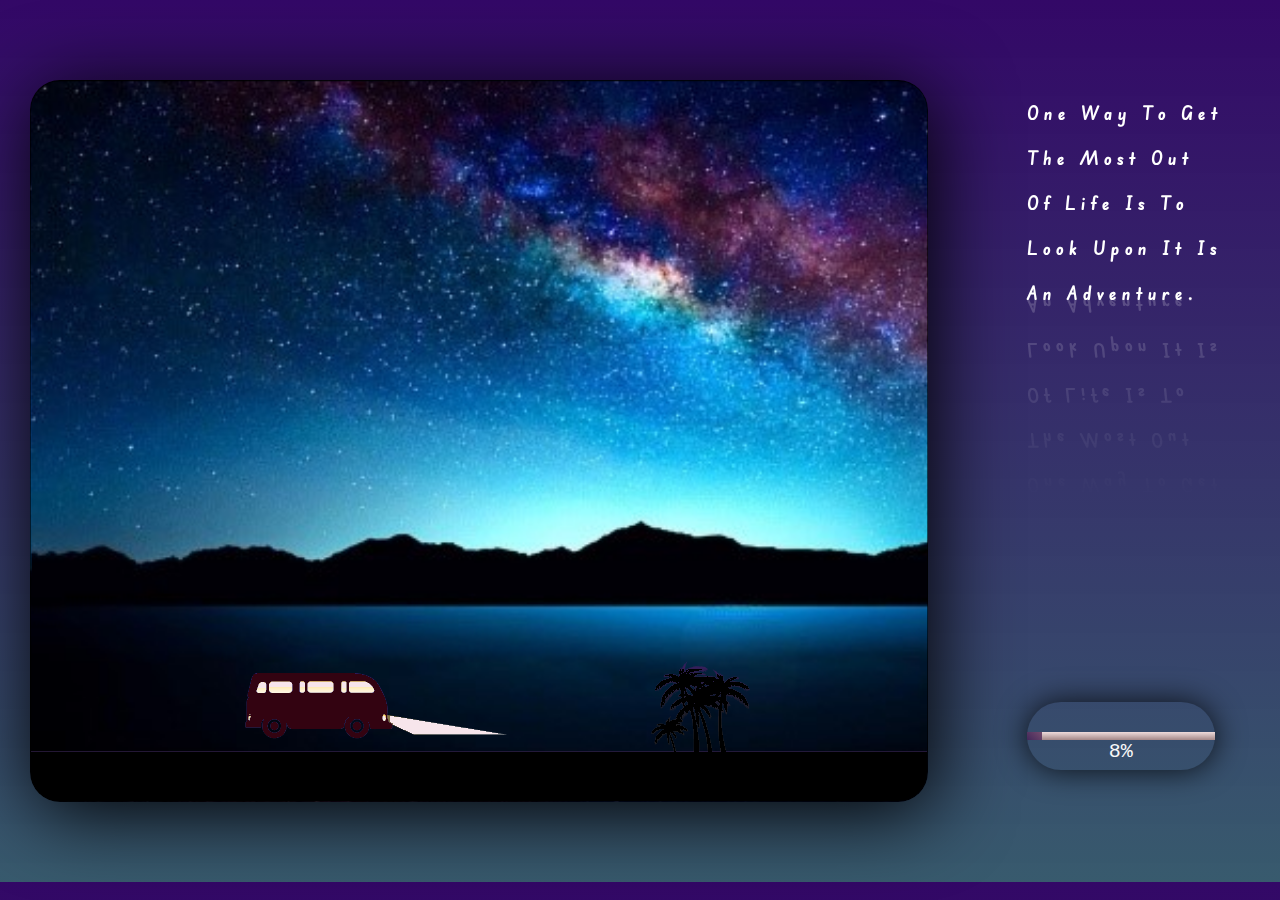
<file: trip/htmls/index.html>
<!DOCTYPE html>
<html lang="en">

<head>
   <meta charset="UTF-8">
   <meta name="viewpoint" content="width=device-width, initial-scale=1.0">
   <meta http-equiv="X-UA-Compatible" content="ie-edge">
   <title>Let's Trip</title>
   <link rel="icon" type="image/png" href="../images/logo-1.png">
   <link rel="stylesheet" href="../css/first-Stylr.css">
   <link rel="stylesheet" href="https://cdnjs.cloudflare.com/ajax/libs/font-awesome/5.12.1/css/all.min.css">

</head>

<body onload="frames">

   <div class="night">
      <div class="surface">
      </div>
      <div class="car">
         <img src="../images/Img_06.png">
      </div>

   </div>
   <div class="statment">
      <div class="wavy">
         <span style="--i:1;">O</span>
         <span style="--i:2;">n</span>
         <span style="--i:3;">e</span>
         <span style="--i:4;">&nbsp;</span>
         <span style="--i:5;">W</span>
         <span style="--i:6;">a</span>
         <span style="--i:7;">y</span>
         <span style="--i:8;">&nbsp;</span>
         <span style="--i:9;">T</span>
         <span style="--i:10;">o</span>
         <span style="--i:11;">&nbsp;</span>
         <span style="--i:12;">G</span>
         <span style="--i:13;">e</span>
         <span style="--i:14;">t</span>
         <span style="--i:15;">&nbsp;</span><br><br>
         <span style="--i:16;">T</span>
         <span style="--i:17;">h</span>
         <span style="--i:18;">e</span>
         <span style="--i:19;">&nbsp;</span>
         <span style="--i:20;">M</span>
         <span style="--i:21;">o</span>
         <span style="--i:22;">s</span>
         <span style="--i:23;">t</span>
         <span style="--i:24;">&nbsp;</span>
         <span style="--i:25;">O</span>
         <span style="--i:26;">u</span>
         <span style="--i:27;">t</span>
         <span style="--i:28;">&nbsp;</span><br><br>
         <span style="--i:29;">O</span>
         <span style="--i:30;">f</span>
         <span style="--i:31;">&nbsp;</span>
         <span style="--i:32;">L</span>
         <span style="--i:33;">i</span>
         <span style="--i:34;">f</span>
         <span style="--i:35;">e</span>
         <span style="--i:36;">&nbsp;</span>
         <span style="--i:37;">I</span>
         <span style="--i:38;">s</span>
         <span style="--i:39;">&nbsp;</span>
         <span style="--i:40;">T</span>
         <span style="--i:41;">o</span>
         <span style="--i:42;">&nbsp;</span><br><br>
         <span style="--i:43;">L</span>
         <span style="--i:44;">o</span>
         <span style="--i:45;">o</span>
         <span style="--i:46;">k</span>
         <span style="--i:47;">&nbsp;</span>
         <span style="--i:48;">U</span>
         <span style="--i:49;">p</span>
         <span style="--i:50;">o</span>
         <span style="--i:51;">n</span>
         <span style="--i:52;">&nbsp;</span>
         <span style="--i:53;">I</span>
         <span style="--i:54;">t</span>
         <span style="--i:55;">&nbsp;</span>
         <span style="--i:56;">I</span>
         <span style="--i:57;">s</span>
         <span style="--i:58;">&nbsp;</span><br><br>
         <span style="--i:59;">A</span>
         <span style="--i:60;">n</span>
         <span style="--i:61;">&nbsp;</span>
         <span style="--i:62;">A</span>
         <span style="--i:63;">d</span>
         <span style="--i:64;">v</span>
         <span style="--i:65;">e</span>
         <span style="--i:66;">n</span>
         <span style="--i:67;">t</span>
         <span style="--i:68;">u</span>
         <span style="--i:69;">r</span>
         <span style="--i:70;">e</span>
         <span style="--i:71;">.</span>
      </div>
      <div class="all">
         <div class="contan">
            <div class="bar">
               <div class="fill">
               </div>
            </div>
            <div class="counter">0%
            </div>
         </div>
         <button class="output">
            <!-- <span class="fa fa-check"></span> -->
            <a href="firstt.html" class="pp">Start</a>
         </button>
      </div>



   </div>

   <script src="https://code.jquery.com/jquery-3.6.0.min.js"
      integrity="sha256-/xUj+3OJU5yExlq6GSYGSHk7tPXikynS7ogEvDej/m4=" crossorigin="anonymous"></script>
   <script src="../js/first.js">
   </script>
   <script type="text/javascript">
      let contan = document.querySelector(".contan");
      let output = document.querySelector(".output");
      let fill = document.querySelector(".fill");

      var a = 0;
      var run = setInterval(frames, 80);
      function frames() {
         a = a + 1;
         if (a == 101) {
            clearInterval(run);
            contan.style.display = "none";
            output.style.display = "block";
         }
         else {
            var counter = document.querySelector(".counter");
            counter.textContent = a + "%";
            fill.style.width = a + "%";
         }
      }


   </script>
</body>

</html>
</file>
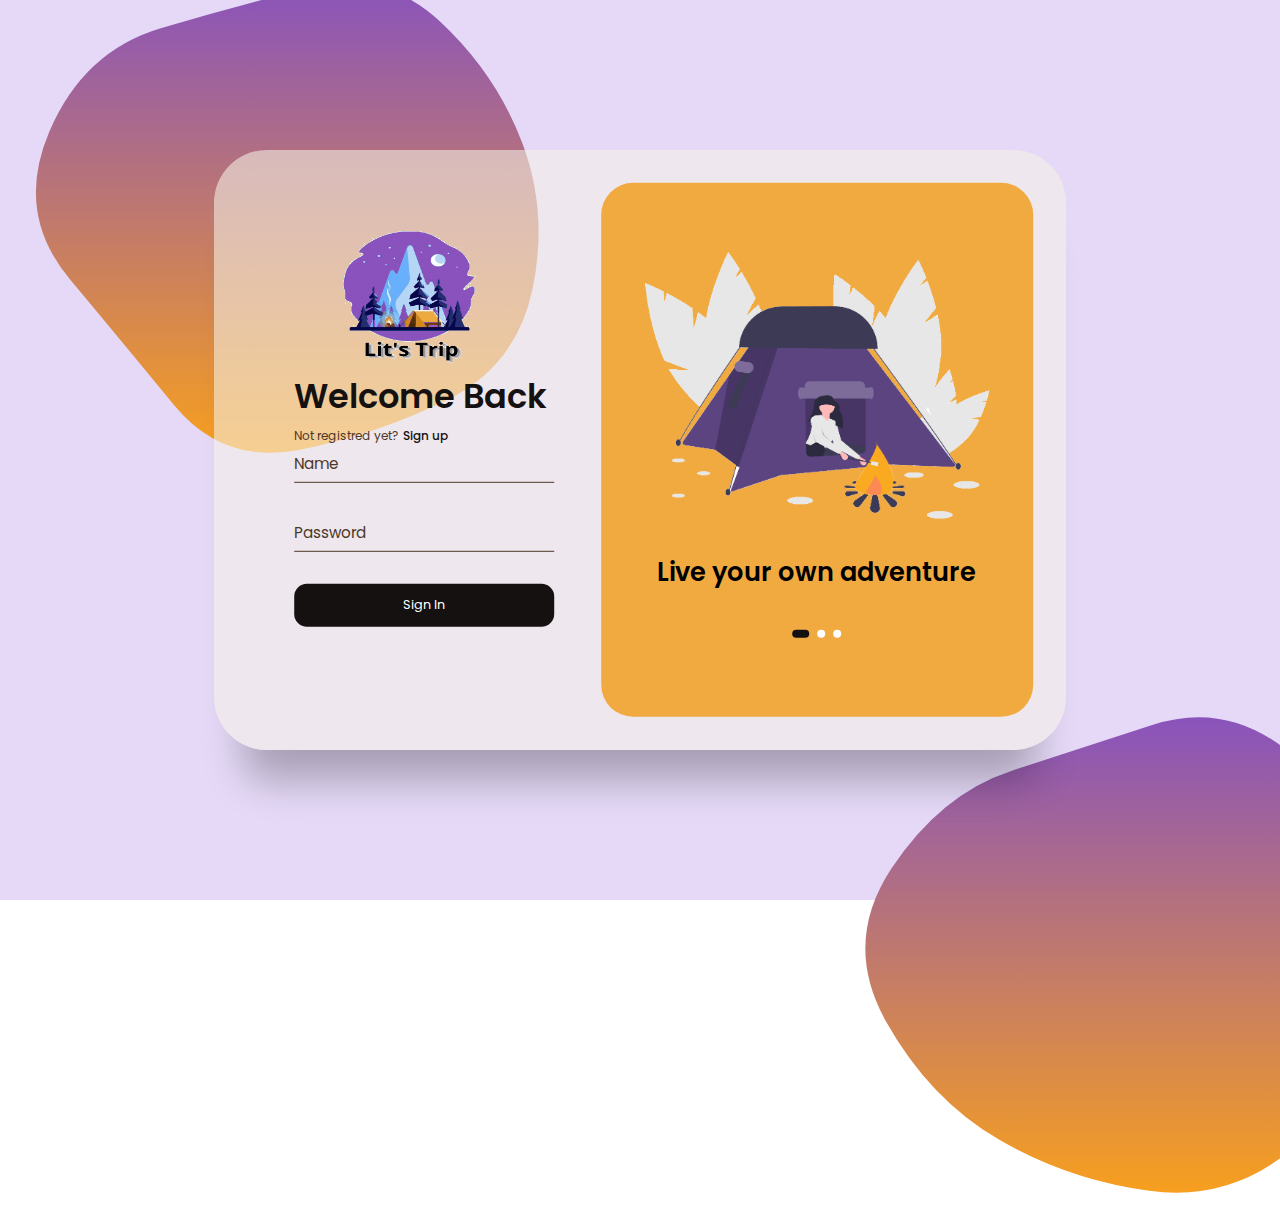
<file: trip/htmls/sign.html>
<!DOCTYPE html>
<html lang="en">

<head>
    <meta charset="UTF-8" />
    <title>Let's Trip</title>
    <link rel="icon" type="image/png" href="../images/logo-1.png">
    <link rel="stylesheet" href="../css/login-Style.css" />
</head>

<body>

    <section>
        <div class="blob">
            <svg viewBox="0 0 800 500" preserveAspectRatio="none" xmlns="http://www.w3.org/2000/svg"
                xmlns:xlink="http://www.w3.org/1999/xlink" width="100%" id="blobSvg">
                <g transform="translate(144.93557357788086, -5.320777893066406)">
                    <defs>
                        <linearGradient id="gradient" x1="0%" y1="0%" x2="0%" y2="100%">
                            <stop offset="0%" style="stop-color: #8953bc;"></stop>
                            <stop offset="100%" style="stop-color: #F79F1F;"></stop>
                        </linearGradient>
                    </defs>
                    <path fill="url(#gradient)">
                        <animate attributeName="d" dur="7000ms" repeatCount="indefinite"
                            values="M426,313.5Q425,377,372.5,422Q320,467,256,448Q192,429,146,394Q100,359,59,304.5Q18,250,43.5,184Q69,118,133.5,104Q198,90,251.5,85Q305,80,355.5,108Q406,136,416.5,193Q427,250,426,313.5Z;
                            M428,307.5Q408,365,352.5,380Q297,395,239.5,426.5Q182,458,148,403.5Q114,349,70,299.5Q26,250,53.5,188.5Q81,127,139,106.5Q197,86,256.5,66.5Q316,47,355.5,96Q395,145,421.5,197.5Q448,250,428,307.5Z;
                            M429.5,308Q409,366,365,416.5Q321,467,250.5,466Q180,465,134,416.5Q88,368,55.5,309Q23,250,59,193.5Q95,137,149,121.5Q203,106,263,65Q323,24,374.5,73Q426,122,438,186Q450,250,429.5,308Z;
                            M441,310Q416,370,365,408Q314,446,254,434.5Q194,423,136.5,398.5Q79,374,44,312Q9,250,48.5,191Q88,132,143.5,113Q199,94,253,85Q307,76,353.5,108.5Q400,141,433,195.5Q466,250,441,310Z;
                            M420,318Q437,386,373,408.5Q309,431,250.5,429.5Q192,428,137,400Q82,372,44,311Q6,250,58,199.5Q110,149,149,104.5Q188,60,257,38Q326,16,382,65Q438,114,420.5,182Q403,250,420,318Z;
                            M429.5,323.5Q452,397,378.5,409Q305,421,246.5,431Q188,441,122,416Q56,391,36.5,320.5Q17,250,71,204.5Q125,159,161.5,124.5Q198,90,254.5,75.5Q311,61,354,102Q397,143,402,196.5Q407,250,429.5,323.5Z;
                            M426,313.5Q425,377,372.5,422Q320,467,256,448Q192,429,146,394Q100,359,59,304.5Q18,250,43.5,184Q69,118,133.5,104Q198,90,251.5,85Q305,80,355.5,108Q406,136,416.5,193Q427,250,426,313.5Z">
                        </animate>
                    </path>
                </g>
            </svg>
        </div>


        <div class="blob2">
            <svg viewBox="0 0 800 500" preserveAspectRatio="none" xmlns="http://www.w3.org/2000/svg"
                xmlns:xlink="http://www.w3.org/1999/xlink" width="100%" id="blobSvg">
                <g transform="translate(144.93557357788086, -5.320777893066406)">
                    <defs>
                        <linearGradient id="gradient" x1="0%" y1="0%" x2="0%" y2="100%">
                            <stop offset="0%" style="stop-color: rgb(66, 36, 199);"></stop>
                            <stop offset="100%" style="stop-color: rgb(239, 35, 253);"></stop>
                        </linearGradient>
                    </defs>
                    <path fill="url(#gradient)">
                        <animate attributeName="d" dur="7000ms" repeatCount="indefinite"
                            values="  M429.5,308Q409,366,365,416.5Q321,467,250.5,466Q180,465,134,416.5Q88,368,55.5,309Q23,250,59,193.5Q95,137,149,121.5Q203,106,263,65Q323,24,374.5,73Q426,122,438,186Q450,250,429.5,308Z;
                                    M441,310Q416,370,365,408Q314,446,254,434.5Q194,423,136.5,398.5Q79,374,44,312Q9,250,48.5,191Q88,132,143.5,113Q199,94,253,85Q307,76,353.5,108.5Q400,141,433,195.5Q466,250,441,310Z;
                                    M420,318Q437,386,373,408.5Q309,431,250.5,429.5Q192,428,137,400Q82,372,44,311Q6,250,58,199.5Q110,149,149,104.5Q188,60,257,38Q326,16,382,65Q438,114,420.5,182Q403,250,420,318Z;
                                    M426,313.5Q425,377,372.5,422Q320,467,256,448Q192,429,146,394Q100,359,59,304.5Q18,250,43.5,184Q69,118,133.5,104Q198,90,251.5,85Q305,80,355.5,108Q406,136,416.5,193Q427,250,426,313.5Z;
                                    M428,307.5Q408,365,352.5,380Q297,395,239.5,426.5Q182,458,148,403.5Q114,349,70,299.5Q26,250,53.5,188.5Q81,127,139,106.5Q197,86,256.5,66.5Q316,47,355.5,96Q395,145,421.5,197.5Q448,250,428,307.5Z;
                                    M429.5,323.5Q452,397,378.5,409Q305,421,246.5,431Q188,441,122,416Q56,391,36.5,320.5Q17,250,71,204.5Q125,159,161.5,124.5Q198,90,254.5,75.5Q311,61,354,102Q397,143,402,196.5Q407,250,429.5,323.5Z;
                                    M426,313.5Q425,377,372.5,422Q320,467,256,448Q192,429,146,394Q100,359,59,304.5Q18,250,43.5,184Q69,118,133.5,104Q198,90,251.5,85Q305,80,355.5,108Q406,136,416.5,193Q427,250,426,313.5Z;
                                    M429.5,308Q409,366,365,416.5Q321,467,250.5,466Q180,465,134,416.5Q88,368,55.5,309Q23,250,59,193.5Q95,137,149,121.5Q203,106,263,65Q323,24,374.5,73Q426,122,438,186Q450,250,429.5,308Z;">
                        </animate>
                    </path>
                </g>
            </svg>
        </div>

    </section>



    <main>
        <div class="box">
            <div class="inner-box">
                <div class="forms-wrap">
                    <form action="log-in&sign-up.html" autocomplete="off" class="sign-in-form">
                        <div class="logo">
                            <img src="../images/logo-1.png" alt="easyclass"
                                style="width: 150px; height:150px; position: relative; left: 40px;" />
                        </div>

                        <div class="heading">
                            <h2>Welcome Back</h2>
                            <h6>Not registred yet?</h6>
                            <a href="#" class="toggle">Sign up</a>
                        </div>

                        <div class="actual-form" style="position:relative; top:-80px">
                            <div class="input-wrap">
                                <input type="text" minlength="4" class="input-field" autocomplete="off" required />
                                <label>Name</label>
                            </div>

                            <div class="input-wrap">
                                <input type="password" minlength="4" class="input-field" autocomplete="off" required />
                                <label>Password</label>
                            </div>

                            <input type="submit" value="Sign In" class="sign-btn" />
                        </div>
                    </form>

                    <form action="firstt.html" autocomplete="off" class="sign-up-form">
                        <div class="logo">
                            <img src="../images/logo-1.png" alt="easyclass"
                                style="width: 100px; height:100px; position: relative; left: 40px; top: -30px;" />
                        </div>

                        <div class="heading">
                            <h2>Get Started</h2>
                            <h6>Already have an account?</h6>
                            <a href="#" class="toggle">Sign in</a>
                        </div>

                        <div class="actual-form" style="position:relative; top:-35px">
                            <div class="input-wrap">
                                <input type="text" minlength="4" class="input-field" autocomplete="off" required />
                                <label>Name</label>
                            </div>
                            <div class="input-wrap">
                                <input type="date" class="input-field" autocomplete="off" required />
                                <label style="position:relative ; top:-15px">Birth Date</label>
                            </div>
                            <div class="input-wrap">
                                <input type="number" maxlength="10" minlength="10" class="input-field" required />
                                <label>Your phone number</label>
                            </div>
                            <div class="input-wrap">
                                <input type="email" class="input-field" autocomplete="off" required />
                                <label>Email</label>
                            </div>

                            <div class="input-wrap">
                                <input type="password" minlength="4" class="input-field" autocomplete="off" required />
                                <label>Password</label>

                            </div>

                            <input type="submit" value="Sign Up" class="sign-btn" />


                        </div>
                    </form>
                </div>

                <div class="carousel">
                    <div class="images-wrapper">
                        <img src="../images/hi.png" class="image img-1 show" />
                        <img src="../images/image2.png" class="image img-2" alt="" />
                        <img src="../images/image3.png" class="image img-3" alt="" />
                    </div>

                    <div class="text-slider">
                        <div class="text-wrap">
                            <div class="text-group">
                                <h2>Live your own adventure</h2>
                                <h2>Live your life</h2>
                                <h2>Challenge your fear, fighting!</h2>
                            </div>
                        </div>

                        <div class="bullets">
                            <span class="active" data-value="1"></span>
                            <span data-value="2"></span>
                            <span data-value="3"></span>
                        </div>
                    </div>
                </div>
            </div>
        </div>
    </main>

    <!-- Javascript file -->

    <script src="../js/logIn.js"></script>
</body>

</html>
</file>
<file: trip/css/first-Stylr.css>
@import url('https://fonts.googleapis.com/css2?family=Edu+SA+Beginner&display=swap');

body {
    font-family: 'Edu SA Beginner', cursive;
    margin: 0;
    background-image: linear-gradient(to top, #244a5fe8 0%, #330867 100%);
    overflow: hidden;
}

.night {
    height: 80vh;
    width: 70vw;
    border: 1px solid rgba(0, 0, 0, 0.596);
    border-radius: 30px;
    margin: 5rem 30px;
    background: url('../images/img3_magic.jpg');
    background-size: cover;
    position: relative;
    /* left: -50px; */
    float: left;
    box-shadow: 5px 10px 80px #000000;
    overflow-x: hidden;
}

.surface {
    height: 140px;
    width: 500%;
    background: url('../images/img22.png');
    display: block;
    position: absolute;
    bottom: 0%;
    left: 0%;
    background-repeat: repeat-x;
    animation: moveRight 6s linear 1.3;
}

.car {
    position: static;
    position: absolute;
    bottom: 8%;
    left: 23%;
    animation: suspension 1s linear infinite;
}

@keyframes moveRight {
    100% {
        transform: translateX(-2950px);
    }
}

@keyframes suspension {
    100% {
        transform: translateY(-1px);
    }

    50% {
        transform: translateY(2px);
    }

    0% {
        transform: translateY(-1px);
    }
}

.moveRight {
    animation: moveRight 6s linear infinite;
}

.suspension {
    animation: suspension 1s linear infinite;
}


.statment {
    height: 80vh;
    width: 21vw;
    margin: 5rem 10px;
    position: absolute;
    right: -2%;
    top: 20px;


}

.wavy {
    position: relative;
    -webkit-box-reflect: below -12px linear-gradient(transparent, rgba(0, 0, 0, 0.2));
}

.wavy span {
    display: inline-block;
    color: #fff;
    font-size: 1.2em;
    font-weight: 700;
    animation: texta 1s ease-in-out;
    animation-delay: calc(0.1s*var(--i));
}

@keyframes texta {
    0% {
        transform: translateY(0px);
    }

    50% {
        transform: translateY(-20px);
    }

    100% {
        transform: translateY(0px);
    }
}

/* ---------------- bar ------------------- */

.contan {
    width: 70%;
    padding: 30px 0;
    height: 8px;
    background-color: tra;
    box-shadow: 0 0 30px rgba(0, 0, 0, 0.8);
    border-radius: 50px;
    text-align: center;
    position: absolute;
    bottom: 7%;
}

.bar {
    background-image: linear-gradient(#eedcdc, #a38787);
    align-items: center;
    width: 100%;
    height: 100%;
    overflow: hidden;
}

.fill {
    height: 100%;
    width: 1%;
    background-image: linear-gradient(45deg, #42275a, #734b6d);
}

.counter {
    font-size: 20px;
    font-family: monospace;
    font-family: 400;
    color: #f8f8f8;

}

.output {
    width: 70%;
    height: 62px;
    padding: 6px 0 0 0;
    align-items: 50%;
    background: transparent;
    border-radius: 50px;
    box-shadow: 0 0 30px rgba(0, 0, 0, 0.8);
    text-align: center;
    display: none;
    position: absolute;
    bottom: 7%;
    border: 0;

}

.output .fa-check {
    height: fit-content;
    width: 50%;
    border-radius: 50%;
    /* border: 1.5px solid rgba(25, 25, 129, 0.829); */
    color: #330867;
    font-size: 16px;
    animation: checkA 50s ease;

}

@keyframes checkA {
    0% {
        transform: scale(0.6) rotate(0deg);
        opacity: 0.2;
    }

    50% {
        transform: scale(0.3) rotate(90deg) skewY(-40deg);
        width: fit-content;
    }

    75% {
        transform: scale(1.4) rotate(180deg) skewY(20deg);
        width: 10px;
    }

    100% {
        transform: scale(1) rotate(360deg);
        opacity: 1;
    }

}

.pp {
    font-family: 'Comic Sans MS';
    color: wheat;
    font-size: 15px;
    letter-spacing: 6px;
    text-align: center;
    text-decoration: none;
    position: relative;
    bottom: 1px;

}
</file>
<file: trip/css/login-Style.css>
@import url("https://fonts.googleapis.com/css2?family=Poppins:wght@200;300;400;500;600;700;800&display=swap");

*,
*::before,
*::after {
    padding: 0;
    margin: 0;
    box-sizing: border-box;
}

body,
input {
    font-family: "Poppins", sans-serif;
    overflow: hidden;
}

main {
    width: 100%;
    min-height: 100vh;
    overflow: hidden;
    /* background-image: linear-gradient(#f7ea3f, #a87528); */
    background-color: #e5d9f7;
    padding: 2rem;
    display: flex;
    align-items: center;
    justify-content: center;
}

.box {
    position: relative;
    width: 70%;
    height: 600px;
    background-color: rgba(245, 242, 229, 0.58);
    border-radius: 3.3rem;
    box-shadow: 0 60px 40px -30px rgba(0, 0, 0, 0.27);
    overflow: hidden;
}

.inner-box {
    position: absolute;
    width: calc(100% - 4.1rem);
    height: calc(100% - 4.1rem);
    top: 50%;
    left: 50%;
    transform: translate(-50%, -50%);
}

.forms-wrap {
    position: absolute;
    height: 100%;
    width: 45%;
    top: 0;
    left: 0;
    display: grid;
    grid-template-columns: 1fr;
    grid-template-rows: 1fr;
    transition: 0.8s ease-in-out;
}

form {
    max-width: 260px;
    width: 100%;
    margin: 0 auto;
    height: 100%;
    display: flex;
    flex-direction: column;
    justify-content: space-evenly;
    grid-column: 1 / 2;
    grid-row: 1 / 2;
    transition: opacity 0.02s 0.4s;
}

form.sign-up-form {
    opacity: 0;
  
    pointer-events: none;
}

.logo {
    display: flex;
    align-items: center;
}

.logo img {
    width: 27px;
    margin-right: 0.3rem;
}

.logo h4 {
    font-size: 1.1rem;
    margin-top: -9px;
    letter-spacing: -0.5px;
    color: #151111;
}
.heading{
    position: relative;
        top: -40px;
}
.heading h2 {
   
    font-size: 2.1rem;
    font-weight: 600;
    color: #151111;
}

.heading h6 {
    color: #4d382a;
    font-weight: 400;
    font-size: 0.75rem;
    display: inline;
}

.toggle {
    color: #151111;
    text-decoration: none;
    font-size: 0.75rem;
    font-weight: 500;
    transition: 0.3s;
}

.toggle:hover {
    color: #8953bc;
}

.input-wrap {
    position: relative;
    height: 37px;
    margin-bottom: 2rem;
}

.input-field {
    position: absolute;
    width: 100%;
    height: 100%;
    background: none;
    border: none;
    outline: none;
    border-bottom: 1px solid #4d382a;
    padding: 0;
    font-size: 0.95rem;
    color: #151111;
    transition: 0.4s;
}

label {
    position: absolute;
    left: 0;
    top: 50%;
    transform: translateY(-50%);
    font-size: 0.95rem;
    color: #4d382a;
    pointer-events: none;
    transition: 0.4s;
}

.input-field.active {
    border-bottom-color: #151111;
}

.input-field.active+label {
    font-size: 0.75rem;
    top: -2px;
}

.sign-btn {
    display: inline-block;
    width: 100%;
    height: 43px;
    background-color: #151111;
    color: #fff;
    border: none;
    cursor: pointer;
    border-radius: 0.8rem;
    font-size: 0.8rem;
    margin-bottom: 2rem;
    transition: 0.3s;
}

.sign-btn:hover {
    background-color: #8953bc;
}

.text {
    color: #423b35;
    font-size: 0.7rem;
}

.text a {
    color: #4d382a;
    transition: 0.3s;
}

.text a:hover {
    color: #F79F1F;
}

main.sign-up-mode form.sign-in-form {
    opacity: 0;
    pointer-events: none;
}

main.sign-up-mode form.sign-up-form {
    opacity: 1;
    pointer-events: all;
}

main.sign-up-mode .forms-wrap {
    left: 55%;
}

main.sign-up-mode .carousel {
    left: 0%;
}

.carousel {
    position: absolute;
    height: 100%;
    width: 55%;
    left: 45%;
    top: 0;
    background-color: #f1aa40;
    border-radius: 2rem;
    display: grid;
    grid-template-rows: auto 1fr;
    padding-bottom: 2rem;
    overflow: hidden;
    transition: 0.8s ease-in-out;
}

.images-wrapper {
    display: grid;
    grid-template-columns: 1fr;
    grid-template-rows: 1fr;
    position: relative;
}

.image {
    width: 100%;
    grid-column: 1/2;
    grid-row: 1/2;
    opacity: 0;
    transition: opacity 0.3s, transform 0.5s;
}


@-webkit-keyframes fadeInRight {
    0% {
        opacity: 0;
        -webkit-transform: translate3d(100%, 0, 0);
        transform: translate3d(100%, 0, 0);
    }

    100% {
        opacity: 1;
        -webkit-transform: none;
        transform: none;
    }
}

@keyframes fadeInRight {
    0% {
        opacity: 0;
        -webkit-transform: translate3d(100%, 0, 0);
        transform: translate3d(100%, 0, 0);
    }

    100% {
        opacity: 1;
        -webkit-transform: none;
        transform: none;
    }
}

.img-1 {
    transform: translate(0, -50px);
    position: relative;
    top: 40px;
    animation-name: fadeInRight;
    animation-duration: 0.9s;
    animation-iteration-count: 2;
    animation-direction: alternate-reverse;
}

.img-2 {
    transform: scale(0.4, 0.5);
    position: relative;
    top: 30px;
}

.img-3 {
    transform: scale(0.3) rotate(-20deg);
    position: relative;
    top: 50px;
}

.image.show {
    opacity: 1;
    transform: none;
}

.text-slider {
    display: flex;
    align-items: center;
    justify-content: center;
    flex-direction: column;
}

.text-wrap {
    max-height: 2.2rem;
    overflow: hidden;
    margin-bottom: 2.5rem;
}

.text-group {
    display: flex;
    flex-direction: column;
    text-align: center;
    transform: translateY(0);
    transition: 0.5s;
}

.text-group h2 {
    line-height: 2.2rem;
    font-weight: 600;
    font-size: 1.6rem;
}

.bullets {
    display: flex;
    align-items: center;
    justify-content: center;
}

.bullets span {
    display: block;
    width: 0.5rem;
    height: 0.5rem;
    background-color: #fff;
    margin: 0 0.25rem;
    border-radius: 50%;
    cursor: pointer;
    transition: 0.3s;
}

.bullets span.active {
    width: 1.1rem;
    background-color: #151111;
    border-radius: 1rem;
}

@media (max-width: 850px) {
    .box {
        height: auto;
        max-width: 550px;
        overflow: hidden;
    }

    .inner-box {
        position: static;
        transform: none;
        width: revert;
        height: revert;
        padding: 2rem;
    }

    .forms-wrap {
        position: revert;
        width: 100%;
        height: auto;
    }

    form {
        max-width: revert;
        padding: 1.5rem 2.5rem 2rem;
        transition: transform 0.8s ease-in-out, opacity 0.45s linear;
    }

    .heading {
        margin: 2rem 0;
    }

    form.sign-up-form {
        transform: translateX(100%);
    }

    main.sign-up-mode form.sign-in-form {
        transform: translateX(-100%);
    }

    main.sign-up-mode form.sign-up-form {
        transform: translateX(0%);
    }

    .carousel {
        position: revert;
        height: auto;
        width: 100%;
        padding: 3rem 2rem;
        display: flex;
    }

    .images-wrapper {
        display: none;
    }

    .text-slider {
        width: 100%;
    }
}

@media (max-width: 530px) {
    main {
        padding: 1rem;
    }

    .box {
        border-radius: 2rem;
    }

    .inner-box {
        padding: 1rem;
    }

    .carousel {
        padding: 1.5rem 1rem;
        border-radius: 1.6rem;
    }

    .text-wrap {
        margin-bottom: 1rem;
    }

    .text-group h2 {
        font-size: 1.2rem;
    }

    form {
        padding: 1rem 2rem 1.5rem;
    }
}

.blob {
    position: absolute;
    width: 80%;
    left: -200px;
    top: -100px;
    height: 600px;
    background: transparent;

}

.blob2 {
    position: absolute;
    left: 50%;
    top: 70%;
    width: 80%;
    height: 600px;
    background: transparent;
    overflow: hidden;
}

.tt {
    position: relative;
    top: -15px;
}
</file>
